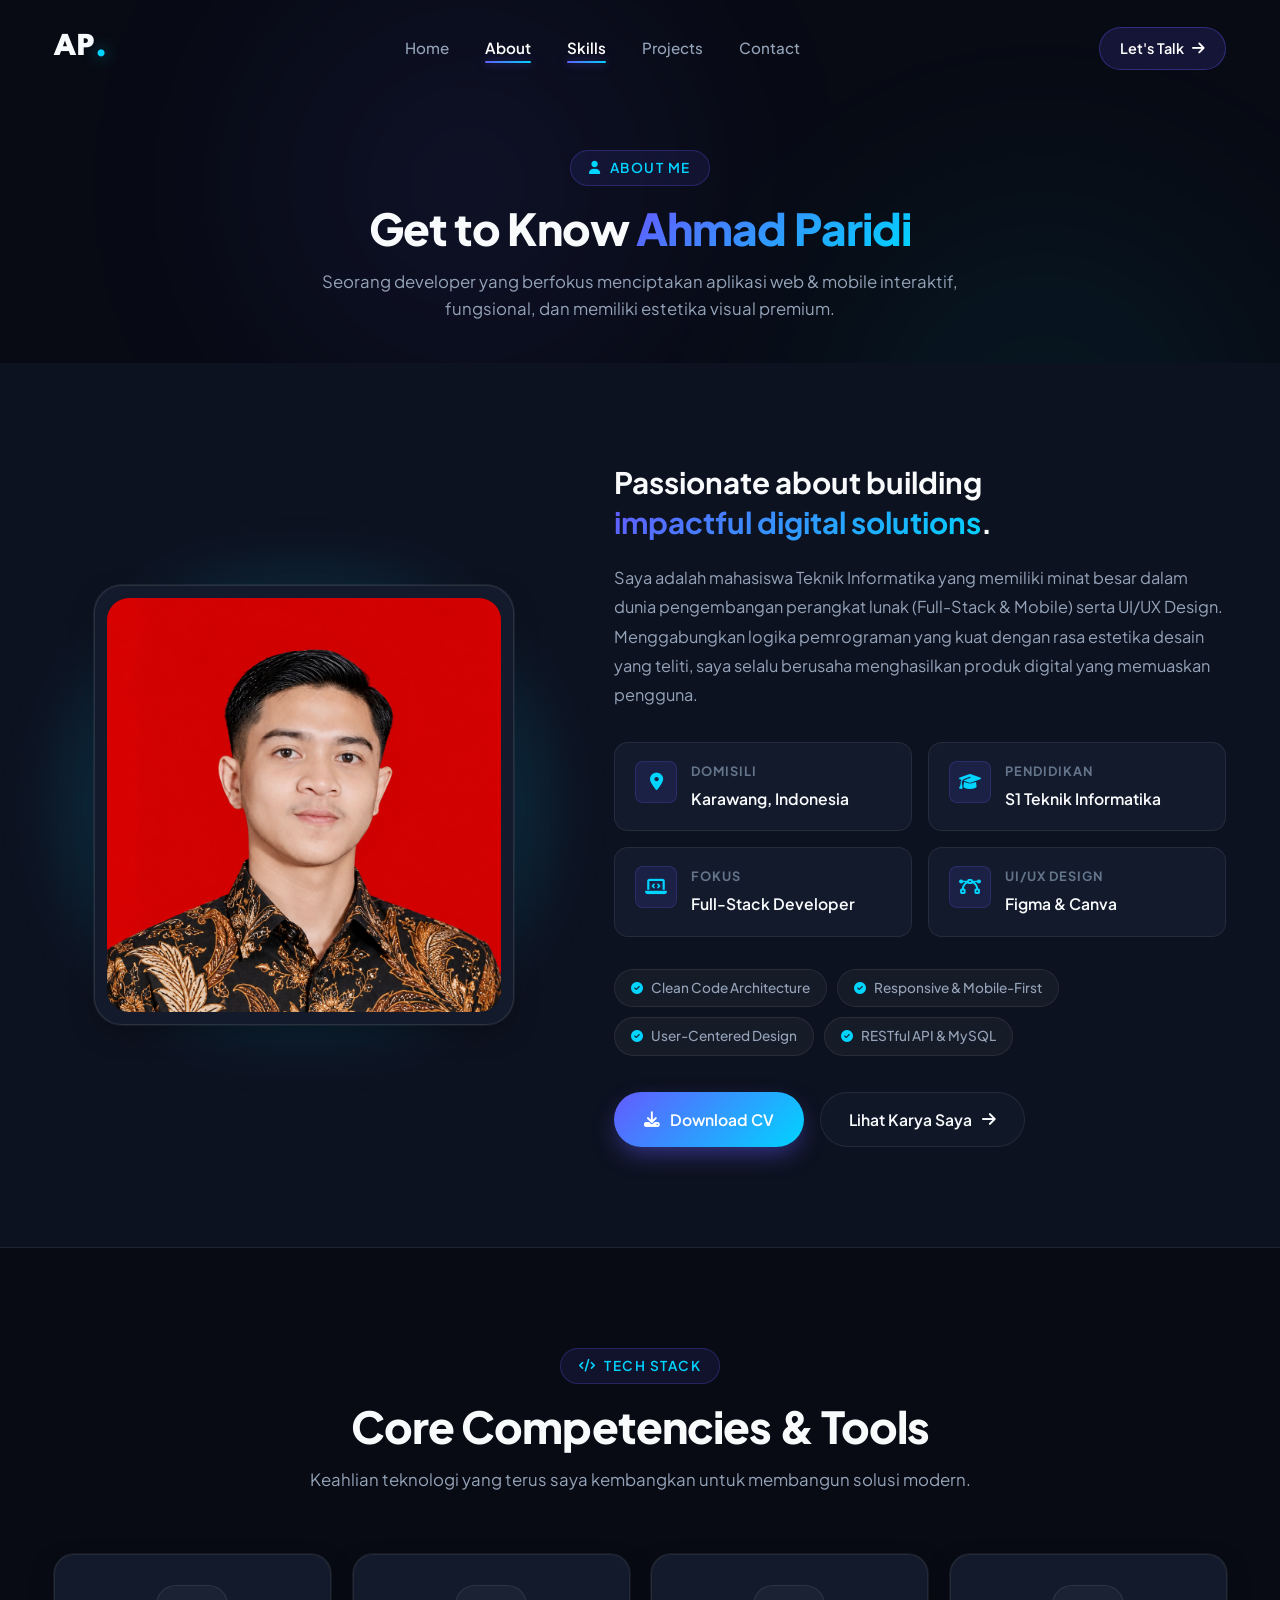
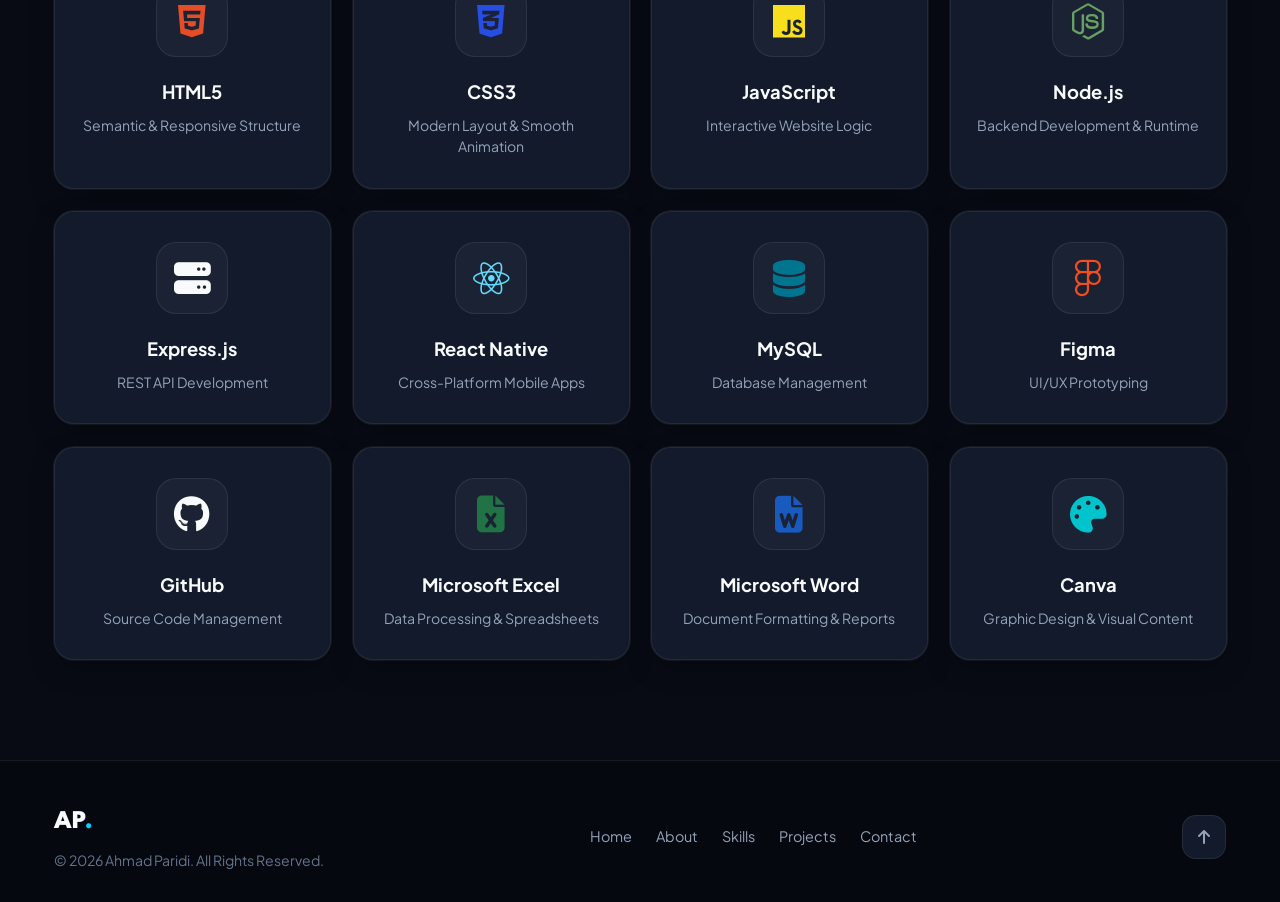
<file: about.html>
<!DOCTYPE html>
<html lang="id">
<head>
    <meta charset="UTF-8">
    <meta name="viewport" content="width=device-width, initial-scale=1.0">
    <meta name="description" content="About Ahmad Paridi — Full-Stack Developer, UI/UX Designer, and Informatics Engineering Student based in Karawang, Indonesia.">
    <meta name="theme-color" content="#080B14">

    <title>About Me | Ahmad Paridi — Creative Developer</title>

    <!-- Google Fonts -->
    <link rel="preconnect" href="https://fonts.googleapis.com">
    <link rel="preconnect" href="https://fonts.gstatic.com" crossorigin>
    <link href="https://fonts.googleapis.com/css2?family=League+Spartan:wght@600;700;800&family=Plus+Jakarta+Sans:wght@300;400;500;600;700;800&family=Poppins:wght@300;400;500;600;700&display=swap" rel="stylesheet">

    <!-- Font Awesome Icons -->
    <link rel="stylesheet" href="https://cdnjs.cloudflare.com/ajax/libs/font-awesome/6.7.2/css/all.min.css">

    <!-- CSS -->
    <link rel="stylesheet" href="assets/css/style.css">
    <link rel="stylesheet" href="assets/css/responsive.css">
</head>

<body>

    <!-- Ambient Glowing Background Spheres -->
    <div class="ambient-glow-wrapper" aria-hidden="true">
        <div class="ambient-glow ambient-glow-1"></div>
        <div class="ambient-glow ambient-glow-2"></div>
    </div>

    <!-- HEADER / NAVBAR -->
    <header>
        <div class="container">
            <nav class="navbar" aria-label="Main Navigation">
                <a href="index.html#home" class="logo">
                    AP<span>.</span>
                </a>

                <ul class="nav-menu" id="nav-menu">
                    <li><a href="index.html#home" class="nav-link">Home</a></li>
                    <li><a href="about.html" class="nav-link active">About</a></li>
                    <li><a href="index.html#skills" class="nav-link">Skills</a></li>
                    <li><a href="projects.html" class="nav-link">Projects</a></li>
                    <li><a href="contact.html" class="nav-link">Contact</a></li>
                </ul>

                <div class="nav-actions">
                    <a href="contact.html" class="btn-nav">
                        <span>Let's Talk</span>
                        <i class="fas fa-arrow-right"></i>
                    </a>

                    <button class="hamburger" id="hamburger-btn" aria-label="Toggle navigation menu" aria-expanded="false">
                        <span class="hamburger-line"></span>
                    </button>
                </div>
            </nav>
        </div>
    </header>

    <!-- PAGE HERO -->
    <section class="page-hero" style="padding-top: 150px; padding-bottom: 40px; text-align: center;">
        <div class="container reveal-on-scroll">
            <span class="section-tag"><i class="fas fa-user"></i> About Me</span>
            <h1 class="section-title">Get to Know <span class="gradient-text">Ahmad Paridi</span></h1>
            <p class="section-subtitle" style="max-width: 650px; margin: 0 auto;">
                Seorang developer yang berfokus menciptakan aplikasi web & mobile interaktif, fungsional, dan memiliki estetika visual premium.
            </p>
        </div>
    </section>

    <!-- ABOUT SECTION -->
    <section class="about" id="about" style="border-top: none;">
        <div class="container">
            <div class="about-grid">
                <div class="about-image-wrapper reveal-on-scroll delay-1">
                    <div class="about-glow"></div>
                    <div class="about-image-card">
                        <div class="about-image-inner">
                            <img src="assets/css/images/about.png"
                                 alt="Ahmad Paridi"
                                 loading="eager">
                        </div>
                    </div>
                </div>

                <div class="about-content reveal-on-scroll delay-2">
                    <h2 class="about-lead">
                        Passionate about building <span class="gradient-text">impactful digital solutions</span>.
                    </h2>

                    <p class="about-description">
                        Saya adalah mahasiswa Teknik Informatika yang memiliki minat besar dalam dunia pengembangan perangkat lunak (Full-Stack & Mobile) serta UI/UX Design. Menggabungkan logika pemrograman yang kuat dengan rasa estetika desain yang teliti, saya selalu berusaha menghasilkan produk digital yang memuaskan pengguna.
                    </p>

                    <div class="about-info-grid">
                        <div class="info-card">
                            <div class="info-icon"><i class="fas fa-location-dot"></i></div>
                            <div class="info-text">
                                <strong>Domisili</strong>
                                <span>Karawang, Indonesia</span>
                            </div>
                        </div>

                        <div class="info-card">
                            <div class="info-icon"><i class="fas fa-graduation-cap"></i></div>
                            <div class="info-text">
                                <strong>Pendidikan</strong>
                                <span>S1 Teknik Informatika</span>
                            </div>
                        </div>

                        <div class="info-card">
                            <div class="info-icon"><i class="fas fa-laptop-code"></i></div>
                            <div class="info-text">
                                <strong>Fokus</strong>
                                <span>Full-Stack Developer</span>
                            </div>
                        </div>

                        <div class="info-card">
                            <div class="info-icon"><i class="fas fa-bezier-curve"></i></div>
                            <div class="info-text">
                                <strong>UI/UX Design</strong>
                                <span>Figma & Canva</span>
                            </div>
                        </div>
                    </div>

                    <div class="about-highlights">
                        <span class="highlight-pill"><i class="fas fa-check-circle"></i> Clean Code Architecture</span>
                        <span class="highlight-pill"><i class="fas fa-check-circle"></i> Responsive & Mobile-First</span>
                        <span class="highlight-pill"><i class="fas fa-check-circle"></i> User-Centered Design</span>
                        <span class="highlight-pill"><i class="fas fa-check-circle"></i> RESTful API & MySQL</span>
                    </div>

                    <div style="margin-top: 36px; display: flex; gap: 16px; flex-wrap: wrap;">
                        <a href="assets/cv/DAFTAR RIWAYAT HIDUP.pdf"
                           class="btn-primary"
                           download="DAFTAR RIWAYAT HIDUP.pdf">
                            <i class="fas fa-download"></i>
                            <span>Download CV</span>
                        </a>
                        <a href="projects.html" class="btn-secondary">
                            <span>Lihat Karya Saya</span>
                            <i class="fas fa-arrow-right"></i>
                        </a>
                    </div>
                </div>
            </div>
        </div>
    </section>

    <!-- SKILLS SECTION -->
    <section class="skills" id="skills">
        <div class="container">
            <div class="section-header reveal-on-scroll">
                <span class="section-tag"><i class="fas fa-code"></i> Tech Stack</span>
                <h2 class="section-title">Core Competencies & Tools</h2>
                <p class="section-subtitle">
                    Keahlian teknologi yang terus saya kembangkan untuk membangun solusi modern.
                </p>
            </div>

            <div class="skills-grid">
                <div class="skill-card skill-html reveal-on-scroll delay-1">
                    <div class="skill-icon-wrap"><i class="fab fa-html5"></i></div>
                    <h3 class="skill-name">HTML5</h3>
                    <p class="skill-desc">Semantic & Responsive Structure</p>
                </div>
                <div class="skill-card skill-css reveal-on-scroll delay-2">
                    <div class="skill-icon-wrap"><i class="fab fa-css3-alt"></i></div>
                    <h3 class="skill-name">CSS3</h3>
                    <p class="skill-desc">Modern Layout & Smooth Animation</p>
                </div>
                <div class="skill-card skill-js reveal-on-scroll delay-3">
                    <div class="skill-icon-wrap"><i class="fab fa-js"></i></div>
                    <h3 class="skill-name">JavaScript</h3>
                    <p class="skill-desc">Interactive Website Logic</p>
                </div>
                <div class="skill-card skill-node reveal-on-scroll delay-4">
                    <div class="skill-icon-wrap"><i class="fab fa-node-js"></i></div>
                    <h3 class="skill-name">Node.js</h3>
                    <p class="skill-desc">Backend Development & Runtime</p>
                </div>
                <div class="skill-card skill-express reveal-on-scroll delay-1">
                    <div class="skill-icon-wrap"><i class="fas fa-server"></i></div>
                    <h3 class="skill-name">Express.js</h3>
                    <p class="skill-desc">REST API Development</p>
                </div>
                <div class="skill-card skill-react reveal-on-scroll delay-2">
                    <div class="skill-icon-wrap"><i class="fab fa-react"></i></div>
                    <h3 class="skill-name">React Native</h3>
                    <p class="skill-desc">Cross-Platform Mobile Apps</p>
                </div>
                <div class="skill-card skill-mysql reveal-on-scroll delay-3">
                    <div class="skill-icon-wrap"><i class="fas fa-database"></i></div>
                    <h3 class="skill-name">MySQL</h3>
                    <p class="skill-desc">Database Management</p>
                </div>
                <div class="skill-card skill-figma reveal-on-scroll delay-4">
                    <div class="skill-icon-wrap"><i class="fab fa-figma"></i></div>
                    <h3 class="skill-name">Figma</h3>
                    <p class="skill-desc">UI/UX Prototyping</p>
                </div>
                <div class="skill-card skill-github reveal-on-scroll delay-1">
                    <div class="skill-icon-wrap"><i class="fab fa-github"></i></div>
                    <h3 class="skill-name">GitHub</h3>
                    <p class="skill-desc">Source Code Management</p>
                </div>
                <div class="skill-card skill-excel reveal-on-scroll delay-2">
                    <div class="skill-icon-wrap"><i class="fa-solid fa-file-excel"></i></div>
                    <h3 class="skill-name">Microsoft Excel</h3>
                    <p class="skill-desc">Data Processing & Spreadsheets</p>
                </div>
                <div class="skill-card skill-word reveal-on-scroll delay-3">
                    <div class="skill-icon-wrap"><i class="fa-solid fa-file-word"></i></div>
                    <h3 class="skill-name">Microsoft Word</h3>
                    <p class="skill-desc">Document Formatting & Reports</p>
                </div>
                <div class="skill-card skill-canva reveal-on-scroll delay-4">
                    <div class="skill-icon-wrap"><i class="fa-solid fa-palette"></i></div>
                    <h3 class="skill-name">Canva</h3>
                    <p class="skill-desc">Graphic Design & Visual Content</p>
                </div>
            </div>
        </div>
    </section>

    <!-- FOOTER -->
    <footer class="footer">
        <div class="container">
            <div class="footer-inner">
                <div class="footer-brand">
                    <a href="index.html#home" class="footer-logo">AP<span>.</span></a>
                    <p class="footer-copyright">© 2026 Ahmad Paridi. All Rights Reserved.</p>
                </div>
                <ul class="footer-links">
                    <li><a href="index.html#home" class="footer-link">Home</a></li>
                    <li><a href="about.html" class="footer-link">About</a></li>
                    <li><a href="index.html#skills" class="footer-link">Skills</a></li>
                    <li><a href="projects.html" class="footer-link">Projects</a></li>
                    <li><a href="contact.html" class="footer-link">Contact</a></li>
                </ul>
                <div class="footer-right">
                    <button type="button" class="btn-back-to-top" id="footer-back-to-top" aria-label="Back to top">
                        <i class="fas fa-arrow-up"></i>
                    </button>
                </div>
            </div>
        </div>
    </footer>

    <!-- Floating Back to Top -->
    <button type="button" class="floating-back-to-top" id="floating-back-to-top" aria-label="Back to top">
        <i class="fas fa-arrow-up"></i>
    </button>

    <script src="assets/css/js/script.js"></script>
</body>
</html>
</file>
<file: assets/css/style.css>
/* ==========================================================================
   PORTFOLIO MODERN & PREMIUM THEME - AHMAD PARIDI
   Concept: Modern Creative Developer Portfolio
   Aesthetic: Dark Premium, Futuristic Minimalist, Glassmorphism, Smooth Motion
   ========================================================================== */

/* --------------------------------------------------------------------------
   1. DESIGN TOKENS & CSS VARIABLES
   -------------------------------------------------------------------------- */
:root {
    /* Color Palette */
    --bg-main: #080B14;
    --bg-section: #0D1220;
    --bg-card: #121A2B;
    --bg-card-hover: #172338;
    --bg-glass: rgba(18, 26, 43, 0.72);
    --bg-glass-card: rgba(18, 26, 43, 0.85);
    --bg-surface: rgba(255, 255, 255, 0.03);

    /* Accents */
    --accent-primary: #635BFF;
    --accent-secondary: #00D4FF;
    --accent-gradient: linear-gradient(135deg, #635BFF 0%, #00D4FF 100%);
    --accent-gradient-hover: linear-gradient(135deg, #746dff 0%, #26ddff 100%);
    --accent-glow: rgba(99, 91, 255, 0.35);
    --cyan-glow: rgba(0, 212, 255, 0.28);

    /* Typography Colors */
    --text-primary: #F8FAFC;
    --text-secondary: #94A3B8;
    --text-muted: #64748B;
    --text-accent: #38BDF8;

    /* Borders & Outlines */
    --border-subtle: rgba(255, 255, 255, 0.08);
    --border-card: rgba(255, 255, 255, 0.07);
    --border-card-hover: rgba(99, 91, 255, 0.35);
    --border-accent: rgba(0, 212, 255, 0.35);

    /* Shadows & Glows */
    --shadow-sm: 0 4px 14px rgba(0, 0, 0, 0.35);
    --shadow-card: 0 10px 30px -10px rgba(0, 0, 0, 0.5), 0 0 0 1px var(--border-card);
    --shadow-card-hover: 0 20px 40px -12px rgba(0, 0, 0, 0.7), 0 0 28px -4px var(--accent-glow);
    --shadow-btn-glow: 0 0 25px -4px rgba(99, 91, 255, 0.6);

    /* Spacing & Radius */
    --radius-sm: 8px;
    --radius-md: 14px;
    --radius-lg: 20px;
    --radius-xl: 28px;
    --radius-full: 9999px;

    /* Fonts */
    --font-sans: 'Plus Jakarta Sans', 'Poppins', -apple-system, BlinkMacSystemFont, 'Segoe UI', Roboto, sans-serif;
    --font-heading: 'Plus Jakarta Sans', 'Poppins', sans-serif;
    --font-logo: 'League Spartan', 'Plus Jakarta Sans', sans-serif;

    /* Transitions */
    --ease-smooth: cubic-bezier(0.16, 1, 0.3, 1);
    --transition-fast: 0.2s ease;
    --transition-normal: 0.35s var(--ease-smooth);
    --transition-slow: 0.6s var(--ease-smooth);
}

/* --------------------------------------------------------------------------
   2. RESET & GLOBAL STYLES
   -------------------------------------------------------------------------- */
*, *::before, *::after {
    margin: 0;
    padding: 0;
    box-sizing: border-box;
}

html {
    scroll-behavior: smooth;
    scroll-padding-top: 85px;
    font-size: 16px;
    background-color: var(--bg-main);
    color: var(--text-primary);
}

body {
    font-family: var(--font-sans);
    background-color: var(--bg-main);
    color: var(--text-primary);
    line-height: 1.65;
    overflow-x: hidden;
    position: relative;
    -webkit-font-smoothing: antialiased;
    -moz-osx-font-smoothing: grayscale;
}

/* Custom Scrollbar */
::-webkit-scrollbar {
    width: 10px;
}
::-webkit-scrollbar-track {
    background: var(--bg-main);
}
::-webkit-scrollbar-thumb {
    background: #1e293b;
    border-radius: var(--radius-full);
    border: 2px solid var(--bg-main);
}
::-webkit-scrollbar-thumb:hover {
    background: var(--accent-primary);
}

/* Text Selection */
::selection {
    background: rgba(99, 91, 255, 0.35);
    color: #ffffff;
}

/* Ambient Background Glow Elements */
.ambient-glow-wrapper {
    position: fixed;
    top: 0;
    left: 0;
    width: 100vw;
    height: 100vh;
    pointer-events: none;
    z-index: 0;
    overflow: hidden;
}

.ambient-glow {
    position: absolute;
    border-radius: 50%;
    filter: blur(120px);
    opacity: 0.45;
    pointer-events: none;
}

.ambient-glow-1 {
    top: -10%;
    left: 15%;
    width: 550px;
    height: 550px;
    background: radial-gradient(circle, rgba(99, 91, 255, 0.35) 0%, rgba(99, 91, 255, 0) 70%);
    animation: pulseSlow 12s ease-in-out infinite alternate;
}

.ambient-glow-2 {
    bottom: 20%;
    right: -5%;
    width: 600px;
    height: 600px;
    background: radial-gradient(circle, rgba(0, 212, 255, 0.25) 0%, rgba(0, 212, 255, 0) 70%);
    animation: floatSlow 16s ease-in-out infinite alternate;
}

.ambient-glow-3 {
    top: 45%;
    left: -10%;
    width: 500px;
    height: 500px;
    background: radial-gradient(circle, rgba(99, 91, 255, 0.2) 0%, rgba(0, 212, 255, 0.1) 60%, transparent 80%);
    animation: pulseSlow 14s ease-in-out infinite alternate-reverse;
}

@keyframes pulseSlow {
    0% { transform: scale(0.9) translate(0, 0); opacity: 0.35; }
    50% { transform: scale(1.1) translate(20px, 30px); opacity: 0.55; }
    100% { transform: scale(0.95) translate(-15px, 15px); opacity: 0.4; }
}

@keyframes floatSlow {
    0% { transform: translate(0, 0) scale(1); }
    50% { transform: translate(-30px, -40px) scale(1.08); }
    100% { transform: translate(25px, 20px) scale(0.95); }
}

/* Container */
.container {
    width: 100%;
    max-width: 1220px;
    margin: 0 auto;
    padding: 0 24px;
    position: relative;
    z-index: 1;
}

/* Typography Helpers */
.gradient-text {
    background: var(--accent-gradient);
    -webkit-background-clip: text;
    -webkit-text-fill-color: transparent;
    display: inline-block;
}

/* Section Common Styles */
section {
    position: relative;
    z-index: 1;
    padding: 100px 0;
}

.section-header {
    text-align: center;
    max-width: 700px;
    margin: 0 auto 60px auto;
}

.section-tag {
    display: inline-flex;
    align-items: center;
    gap: 8px;
    background: rgba(99, 91, 255, 0.1);
    border: 1px solid rgba(99, 91, 255, 0.25);
    color: var(--accent-secondary);
    font-size: 0.85rem;
    font-weight: 600;
    text-transform: uppercase;
    letter-spacing: 1.5px;
    padding: 6px 18px;
    border-radius: var(--radius-full);
    margin-bottom: 16px;
    backdrop-filter: blur(8px);
}

.section-tag i {
    font-size: 0.8rem;
    color: var(--accent-secondary);
}

.section-title {
    font-size: clamp(2rem, 4vw, 2.75rem);
    font-weight: 800;
    letter-spacing: -0.02em;
    color: var(--text-primary);
    margin-bottom: 14px;
    line-height: 1.2;
}

.section-subtitle {
    font-size: 1.05rem;
    color: var(--text-secondary);
    line-height: 1.6;
}

/* --------------------------------------------------------------------------
   3. NAVBAR
   -------------------------------------------------------------------------- */
header {
    position: fixed;
    top: 0;
    left: 0;
    width: 100%;
    z-index: 1000;
    transition: var(--transition-normal);
}

.header-scrolled {
    background: rgba(8, 11, 20, 0.82);
    backdrop-filter: blur(18px);
    -webkit-backdrop-filter: blur(18px);
    border-bottom: 1px solid var(--border-subtle);
    box-shadow: 0 10px 30px rgba(0, 0, 0, 0.4);
}

.navbar {
    display: flex;
    justify-content: space-between;
    align-items: center;
    padding: 22px 0;
    transition: var(--transition-normal);
}

.header-scrolled .navbar {
    padding: 14px 0;
}

/* Logo */
.logo {
    display: flex;
    align-items: center;
    text-decoration: none;
    font-family: var(--font-logo);
    font-size: 2rem;
    font-weight: 800;
    color: var(--text-primary);
    letter-spacing: -0.5px;
    position: relative;
    transition: var(--transition-fast);
}

.logo span {
    color: var(--accent-secondary);
    font-size: 2.2rem;
    line-height: 0;
    margin-left: 2px;
    text-shadow: 0 0 15px rgba(0, 212, 255, 0.6);
}

.logo:hover {
    transform: translateY(-1px);
}

/* Nav Menu */
.nav-menu {
    display: flex;
    align-items: center;
    list-style: none;
    gap: 36px;
}

.nav-link {
    text-decoration: none;
    color: var(--text-secondary);
    font-weight: 500;
    font-size: 0.95rem;
    position: relative;
    padding: 6px 0;
    transition: var(--transition-fast);
}

.nav-link::after {
    content: '';
    position: absolute;
    bottom: 0;
    left: 0;
    width: 100%;
    height: 2px;
    background: var(--accent-gradient);
    border-radius: var(--radius-full);
    transform: scaleX(0);
    transform-origin: right;
    transition: transform 0.3s var(--ease-smooth);
    box-shadow: 0 0 10px rgba(99, 91, 255, 0.6);
}

.nav-link:hover {
    color: var(--text-primary);
}

.nav-link:hover::after {
    transform: scaleX(1);
    transform-origin: left;
}

.nav-link.active {
    color: #ffffff;
    font-weight: 600;
}

.nav-link.active::after {
    transform: scaleX(1);
}

/* Nav Right / CTA */
.nav-actions {
    display: flex;
    align-items: center;
    gap: 16px;
}

.btn-nav {
    display: inline-flex;
    align-items: center;
    gap: 8px;
    padding: 9px 20px;
    font-size: 0.9rem;
    font-weight: 600;
    color: #ffffff;
    background: rgba(99, 91, 255, 0.15);
    border: 1px solid rgba(99, 91, 255, 0.35);
    border-radius: var(--radius-full);
    text-decoration: none;
    backdrop-filter: blur(8px);
    transition: var(--transition-normal);
}

.btn-nav:hover {
    background: var(--accent-gradient);
    border-color: transparent;
    transform: translateY(-2px);
    box-shadow: var(--shadow-btn-glow);
}

/* Hamburger Button */
.hamburger {
    display: none;
    background: transparent;
    border: none;
    cursor: pointer;
    width: 44px;
    height: 44px;
    position: relative;
    border-radius: var(--radius-md);
    background: rgba(255, 255, 255, 0.05);
    border: 1px solid var(--border-subtle);
    color: var(--text-primary);
    align-items: center;
    justify-content: center;
    transition: var(--transition-fast);
}

.hamburger:hover {
    background: rgba(255, 255, 255, 0.1);
    border-color: rgba(99, 91, 255, 0.3);
}

.hamburger-line {
    width: 20px;
    height: 2px;
    background: var(--text-primary);
    border-radius: 2px;
    transition: var(--transition-normal);
    position: relative;
}

.hamburger-line::before,
.hamburger-line::after {
    content: '';
    position: absolute;
    width: 20px;
    height: 2px;
    background: var(--text-primary);
    border-radius: 2px;
    transition: var(--transition-normal);
}

.hamburger-line::before {
    top: -6px;
}

.hamburger-line::after {
    bottom: -6px;
}

.hamburger.is-active .hamburger-line {
    background: transparent;
}

.hamburger.is-active .hamburger-line::before {
    top: 0;
    transform: rotate(45deg);
    background: var(--accent-secondary);
}

.hamburger.is-active .hamburger-line::after {
    bottom: 0;
    transform: rotate(-45deg);
    background: var(--accent-secondary);
}

/* --------------------------------------------------------------------------
   4. HERO SECTION
   -------------------------------------------------------------------------- */
.hero {
    min-height: 100vh;
    display: flex;
    align-items: center;
    padding-top: 130px;
    padding-bottom: 70px;
    position: relative;
}

.hero-wrapper {
    display: grid;
    grid-template-columns: 1.15fr 0.85fr;
    align-items: center;
    gap: 50px;
    width: 100%;
}

.hero-text {
    position: relative;
    z-index: 2;
}

/* Status Pill */
.hero-status {
    display: inline-flex;
    align-items: center;
    gap: 10px;
    padding: 7px 18px;
    background: rgba(18, 26, 43, 0.8);
    border: 1px solid var(--border-subtle);
    border-radius: var(--radius-full);
    font-size: 0.85rem;
    font-weight: 500;
    color: var(--text-secondary);
    margin-bottom: 24px;
    backdrop-filter: blur(10px);
}

.status-dot {
    width: 8px;
    height: 8px;
    background-color: #10B981;
    border-radius: 50%;
    box-shadow: 0 0 12px #10B981;
    animation: blinkGlow 2s infinite ease-in-out;
}

@keyframes blinkGlow {
    0%, 100% { opacity: 1; transform: scale(1); }
    50% { opacity: 0.4; transform: scale(0.85); }
}

.hero-greeting {
    font-size: 1.15rem;
    font-weight: 600;
    color: var(--text-secondary);
    margin-bottom: 10px;
    letter-spacing: 0.5px;
}

.hero-title {
    font-size: clamp(2.5rem, 5.5vw, 4.4rem);
    font-weight: 800;
    line-height: 1.1;
    letter-spacing: -0.03em;
    color: var(--text-primary);
    margin-bottom: 18px;
}

.hero-title .name-highlight {
    background: var(--accent-gradient);
    -webkit-background-clip: text;
    -webkit-text-fill-color: transparent;
}

.hero-roles {
    font-size: clamp(1.3rem, 2.8vw, 2rem);
    font-weight: 700;
    color: #e2e8f0;
    min-height: 1.6em;
    display: flex;
    align-items: center;
    gap: 8px;
    margin-bottom: 22px;
}

.typing-prefix {
    color: var(--text-secondary);
    font-weight: 500;
}

.typing-text {
    color: var(--accent-secondary);
    font-weight: 700;
    text-shadow: 0 0 20px rgba(0, 212, 255, 0.4);
}

.hero-description {
    font-size: 1.05rem;
    line-height: 1.75;
    color: var(--text-secondary);
    max-width: 540px;
    margin-bottom: 34px;
}

/* Hero CTA Buttons */
.hero-buttons {
    display: flex;
    align-items: center;
    flex-wrap: wrap;
    gap: 16px;
    margin-bottom: 38px;
}

.btn-primary {
    display: inline-flex;
    align-items: center;
    justify-content: center;
    gap: 10px;
    background: var(--accent-gradient);
    color: #ffffff;
    font-size: 0.98rem;
    font-weight: 600;
    padding: 14px 30px;
    border-radius: var(--radius-full);
    text-decoration: none;
    border: none;
    cursor: pointer;
    box-shadow: 0 10px 25px -5px rgba(99, 91, 255, 0.5);
    transition: var(--transition-normal);
    position: relative;
    overflow: hidden;
}

.btn-primary::before {
    content: '';
    position: absolute;
    top: 0;
    left: -100%;
    width: 100%;
    height: 100%;
    background: linear-gradient(90deg, transparent, rgba(255, 255, 255, 0.25), transparent);
    transition: 0.5s ease;
}

.btn-primary:hover::before {
    left: 100%;
}

.btn-primary:hover {
    transform: translateY(-3px);
    box-shadow: 0 15px 35px -5px rgba(99, 91, 255, 0.7);
    color: #ffffff;
}

.btn-secondary {
    display: inline-flex;
    align-items: center;
    justify-content: center;
    gap: 10px;
    background: rgba(18, 26, 43, 0.85);
    color: var(--text-primary);
    font-size: 0.98rem;
    font-weight: 600;
    padding: 14px 28px;
    border-radius: var(--radius-full);
    text-decoration: none;
    border: 1px solid var(--border-subtle);
    backdrop-filter: blur(10px);
    cursor: pointer;
    transition: var(--transition-normal);
}

.btn-secondary:hover {
    background: rgba(25, 36, 58, 0.95);
    border-color: rgba(0, 212, 255, 0.4);
    color: var(--accent-secondary);
    transform: translateY(-3px);
    box-shadow: 0 10px 25px -5px rgba(0, 212, 255, 0.25);
}

.btn-secondary i {
    transition: transform var(--transition-fast);
}

.btn-secondary:hover i {
    transform: translateX(4px);
}

/* Social Media Pills */
.hero-social {
    display: flex;
    align-items: center;
    gap: 12px;
}

.social-label {
    font-size: 0.85rem;
    color: var(--text-muted);
    font-weight: 500;
    margin-right: 6px;
    text-transform: uppercase;
    letter-spacing: 1px;
}

.social-link {
    width: 44px;
    height: 44px;
    display: inline-flex;
    align-items: center;
    justify-content: center;
    background: rgba(18, 26, 43, 0.75);
    border: 1px solid var(--border-subtle);
    border-radius: var(--radius-md);
    color: var(--text-secondary);
    font-size: 1.15rem;
    text-decoration: none;
    transition: var(--transition-normal);
    position: relative;
    backdrop-filter: blur(6px);
}

.social-link:hover {
    color: #ffffff;
    border-color: rgba(99, 91, 255, 0.4);
    background: rgba(99, 91, 255, 0.2);
    transform: translateY(-4px);
    box-shadow: 0 8px 20px -3px rgba(99, 91, 255, 0.4);
}

.social-link[aria-label="GitHub"]:hover {
    border-color: rgba(255, 255, 255, 0.4);
    box-shadow: 0 8px 20px -3px rgba(255, 255, 255, 0.2);
}

.social-link[aria-label="LinkedIn"]:hover {
    border-color: rgba(10, 102, 194, 0.6);
    background: rgba(10, 102, 194, 0.25);
    box-shadow: 0 8px 20px -3px rgba(10, 102, 194, 0.4);
}

.social-link[aria-label="Instagram"]:hover {
    border-color: rgba(225, 48, 108, 0.6);
    background: rgba(225, 48, 108, 0.2);
    box-shadow: 0 8px 20px -3px rgba(225, 48, 108, 0.4);
}

.social-link[aria-label="TikTok"]:hover {
    border-color: rgba(0, 242, 234, 0.6);
    background: rgba(0, 242, 234, 0.15);
    box-shadow: 0 8px 20px -3px rgba(0, 242, 234, 0.3);
}

/* Hero Visual / Profile Image */
.hero-visual {
    display: flex;
    justify-content: center;
    align-items: center;
    position: relative;
    z-index: 1;
}

.profile-card-wrapper {
    position: relative;
    width: 380px;
    height: 440px;
    max-width: 100%;
}

.profile-glow-ring {
    position: absolute;
    inset: -15px;
    background: radial-gradient(circle, rgba(99, 91, 255, 0.35) 0%, rgba(0, 212, 255, 0.2) 60%, transparent 80%);
    border-radius: var(--radius-xl);
    filter: blur(25px);
    z-index: 0;
    animation: pulseRing 6s infinite alternate ease-in-out;
}

@keyframes pulseRing {
    0% { transform: scale(0.96); opacity: 0.5; }
    100% { transform: scale(1.04); opacity: 0.85; }
}

.profile-card {
    position: relative;
    z-index: 1;
    width: 100%;
    height: 100%;
    background: var(--bg-card);
    border: 1px solid rgba(255, 255, 255, 0.12);
    border-radius: var(--radius-xl);
    padding: 14px;
    overflow: hidden;
    box-shadow: var(--shadow-card);
    transition: var(--transition-normal);
}

.profile-card:hover {
    transform: translateY(-6px);
    border-color: rgba(99, 91, 255, 0.45);
    box-shadow: var(--shadow-card-hover);
}

.profile-img-container {
    width: 100%;
    height: 100%;
    border-radius: calc(var(--radius-xl) - 6px);
    overflow: hidden;
    position: relative;
    background: #0a0e19;
}

.profile-img-container img {
    width: 100%;
    height: 100%;
    object-fit: cover;
    object-position: center top;
    transition: transform 0.6s var(--ease-smooth);
    display: block;
}

.profile-card:hover .profile-img-container img {
    transform: scale(1.05);
}

/* Floating Badges on Hero Image */
.floating-chip {
    position: absolute;
    display: inline-flex;
    align-items: center;
    gap: 10px;
    padding: 10px 18px;
    background: rgba(18, 26, 43, 0.85);
    border: 1px solid rgba(255, 255, 255, 0.15);
    border-radius: var(--radius-full);
    backdrop-filter: blur(12px);
    color: var(--text-primary);
    font-size: 0.85rem;
    font-weight: 600;
    box-shadow: 0 10px 25px rgba(0, 0, 0, 0.5);
    z-index: 3;
    pointer-events: none;
}

.floating-chip-1 {
    top: 25px;
    left: -25px;
    animation: floatChip1 5s ease-in-out infinite alternate;
}

.floating-chip-2 {
    bottom: 25px;
    right: -20px;
    animation: floatChip2 6s ease-in-out infinite alternate;
}

.chip-icon {
    width: 28px;
    height: 28px;
    border-radius: 50%;
    display: flex;
    align-items: center;
    justify-content: center;
    font-size: 0.85rem;
}

.chip-icon-code {
    background: rgba(99, 91, 255, 0.25);
    color: var(--accent-secondary);
}

.chip-icon-ux {
    background: rgba(0, 212, 255, 0.25);
    color: #38BDF8;
}

@keyframes floatChip1 {
    0% { transform: translateY(0) rotate(0deg); }
    100% { transform: translateY(-12px) rotate(-1deg); }
}

@keyframes floatChip2 {
    0% { transform: translateY(0) rotate(0deg); }
    100% { transform: translateY(12px) rotate(1deg); }
}

/* Scroll Down Indicator */
.hero-scroll-indicator {
    position: absolute;
    bottom: 25px;
    left: 50%;
    transform: translateX(-50%);
    display: flex;
    flex-direction: column;
    align-items: center;
    gap: 8px;
    color: var(--text-muted);
    font-size: 0.75rem;
    font-weight: 500;
    text-transform: uppercase;
    letter-spacing: 2px;
    text-decoration: none;
    transition: var(--transition-fast);
    z-index: 2;
}

.hero-scroll-indicator:hover {
    color: var(--accent-secondary);
}

.mouse-icon {
    width: 22px;
    height: 36px;
    border: 2px solid rgba(255, 255, 255, 0.25);
    border-radius: var(--radius-full);
    position: relative;
    display: flex;
    justify-content: center;
}

.wheel-dot {
    width: 4px;
    height: 7px;
    background: var(--accent-secondary);
    border-radius: var(--radius-full);
    position: absolute;
    top: 6px;
    animation: scrollWheel 2s infinite ease-in-out;
    box-shadow: 0 0 6px var(--accent-secondary);
}

@keyframes scrollWheel {
    0% { transform: translateY(0); opacity: 1; }
    80% { transform: translateY(12px); opacity: 0; }
    100% { transform: translateY(0); opacity: 0; }
}

/* --------------------------------------------------------------------------
   5. ABOUT ME SECTION
   -------------------------------------------------------------------------- */
.about {
    background-color: var(--bg-section);
    border-top: 1px solid var(--border-subtle);
    border-bottom: 1px solid var(--border-subtle);
}

.about-grid {
    display: grid;
    grid-template-columns: 0.9fr 1.1fr;
    gap: 60px;
    align-items: center;
}

.about-image-wrapper {
    position: relative;
    display: flex;
    justify-content: center;
}

.about-glow {
    position: absolute;
    inset: -10px;
    background: radial-gradient(circle, rgba(99, 91, 255, 0.3) 0%, rgba(0, 212, 255, 0.15) 60%, transparent 75%);
    filter: blur(30px);
    border-radius: var(--radius-xl);
    z-index: 0;
}

.about-image-card {
    position: relative;
    z-index: 1;
    width: 100%;
    max-width: 420px;
    height: 440px;
    border-radius: var(--radius-xl);
    background: var(--bg-card);
    border: 1px solid rgba(255, 255, 255, 0.1);
    overflow: hidden;
    padding: 12px;
    box-shadow: var(--shadow-card);
    transition: var(--transition-normal);
}

.about-image-card:hover {
    transform: translateY(-6px);
    border-color: rgba(99, 91, 255, 0.4);
    box-shadow: var(--shadow-card-hover);
}

.about-image-inner {
    width: 100%;
    height: 100%;
    border-radius: calc(var(--radius-xl) - 6px);
    overflow: hidden;
    background: #090e1a;
}

.about-image-inner img {
    width: 100%;
    height: 100%;
    object-fit: cover;
    object-position: center 25%;
    display: block;
    transition: transform 0.6s var(--ease-smooth);
}

.about-image-card:hover .about-image-inner img {
    transform: scale(1.05);
}

/* About Content Column */
.about-content {
    display: flex;
    flex-direction: column;
}

.about-lead {
    font-size: clamp(1.4rem, 2.5vw, 1.85rem);
    font-weight: 700;
    color: var(--text-primary);
    line-height: 1.35;
    margin-bottom: 20px;
}

.about-description {
    font-size: 1.02rem;
    color: var(--text-secondary);
    line-height: 1.8;
    margin-bottom: 32px;
}

/* Info Grid (4 Cards) */
.about-info-grid {
    display: grid;
    grid-template-columns: repeat(2, 1fr);
    gap: 16px;
    margin-bottom: 32px;
}

.info-card {
    background: var(--bg-card);
    border: 1px solid var(--border-subtle);
    border-radius: var(--radius-md);
    padding: 18px 20px;
    display: flex;
    align-items: flex-start;
    gap: 14px;
    transition: var(--transition-normal);
}

.info-card:hover {
    background: var(--bg-card-hover);
    border-color: rgba(99, 91, 255, 0.3);
    transform: translateY(-3px);
    box-shadow: 0 8px 20px -4px rgba(0, 0, 0, 0.5);
}

.info-icon {
    width: 42px;
    height: 42px;
    border-radius: var(--radius-sm);
    background: rgba(99, 91, 255, 0.12);
    border: 1px solid rgba(99, 91, 255, 0.2);
    display: flex;
    align-items: center;
    justify-content: center;
    font-size: 1.1rem;
    color: var(--accent-secondary);
    flex-shrink: 0;
}

.info-text strong {
    display: block;
    font-size: 0.8rem;
    color: var(--text-muted);
    text-transform: uppercase;
    letter-spacing: 1px;
    margin-bottom: 4px;
}

.info-text span {
    font-size: 0.98rem;
    font-weight: 600;
    color: var(--text-primary);
}

/* Highlights Chips */
.about-highlights {
    display: flex;
    flex-wrap: wrap;
    gap: 10px;
}

.highlight-pill {
    display: inline-flex;
    align-items: center;
    gap: 8px;
    background: rgba(255, 255, 255, 0.04);
    border: 1px solid rgba(255, 255, 255, 0.08);
    border-radius: var(--radius-full);
    padding: 7px 16px;
    font-size: 0.85rem;
    font-weight: 500;
    color: var(--text-secondary);
    transition: var(--transition-fast);
}

.highlight-pill i {
    color: var(--accent-secondary);
    font-size: 0.75rem;
}

.highlight-pill:hover {
    background: rgba(99, 91, 255, 0.12);
    border-color: rgba(99, 91, 255, 0.3);
    color: var(--text-primary);
    transform: translateY(-2px);
}

/* --------------------------------------------------------------------------
   6. SKILLS SECTION
   -------------------------------------------------------------------------- */
.skills {
    background-color: var(--bg-main);
    position: relative;
}

.skills-grid {
    display: grid;
    grid-template-columns: repeat(auto-fill, minmax(250px, 1fr));
    gap: 22px;
}

.skill-card {
    background: var(--bg-card);
    border: 1px solid var(--border-card);
    border-radius: var(--radius-lg);
    padding: 30px 24px;
    text-align: center;
    position: relative;
    overflow: hidden;
    transition: var(--transition-normal);
    box-shadow: var(--shadow-card);
    display: flex;
    flex-direction: column;
    align-items: center;
}

.skill-card::before {
    content: '';
    position: absolute;
    inset: 0;
    background: radial-gradient(circle at top, var(--card-glow, rgba(99, 91, 255, 0.15)), transparent 70%);
    opacity: 0;
    transition: opacity 0.4s ease;
    pointer-events: none;
}

.skill-card:hover {
    transform: translateY(-8px) scale(1.01);
    border-color: var(--card-border-glow, rgba(99, 91, 255, 0.45));
    box-shadow: var(--shadow-card-hover);
}

.skill-card:hover::before {
    opacity: 1;
}

.skill-icon-wrap {
    width: 72px;
    height: 72px;
    border-radius: var(--radius-lg);
    background: rgba(255, 255, 255, 0.04);
    border: 1px solid rgba(255, 255, 255, 0.08);
    display: flex;
    align-items: center;
    justify-content: center;
    margin-bottom: 20px;
    transition: var(--transition-normal);
    position: relative;
    z-index: 1;
}

.skill-icon-wrap i {
    font-size: 2.3rem;
    transition: transform var(--transition-normal);
}

.skill-card:hover .skill-icon-wrap {
    background: rgba(255, 255, 255, 0.08);
    border-color: var(--card-border-glow, rgba(99, 91, 255, 0.35));
    box-shadow: 0 0 20px -3px var(--card-glow, rgba(99, 91, 255, 0.3));
}

.skill-card:hover .skill-icon-wrap i {
    transform: scale(1.12);
}

.skill-name {
    font-size: 1.15rem;
    font-weight: 700;
    color: var(--text-primary);
    margin-bottom: 8px;
    position: relative;
    z-index: 1;
}

.skill-desc {
    font-size: 0.88rem;
    color: var(--text-secondary);
    line-height: 1.5;
    position: relative;
    z-index: 1;
}

/* Individual Skill Icon Color Treatments */
.skill-html { --card-glow: rgba(228, 77, 38, 0.25); --card-border-glow: rgba(228, 77, 38, 0.4); }
.skill-html i { color: #E44D26; }

.skill-css { --card-glow: rgba(21, 114, 182, 0.25); --card-border-glow: rgba(21, 114, 182, 0.4); }
.skill-css i { color: #264de4; }

.skill-js { --card-glow: rgba(247, 223, 30, 0.25); --card-border-glow: rgba(247, 223, 30, 0.4); }
.skill-js i { color: #F7DF1E; }

.skill-node { --card-glow: rgba(104, 160, 99, 0.25); --card-border-glow: rgba(104, 160, 99, 0.4); }
.skill-node i { color: #68A063; }

.skill-express { --card-glow: rgba(255, 255, 255, 0.2); --card-border-glow: rgba(255, 255, 255, 0.35); }
.skill-express i { color: #F8FAFC; }

.skill-react { --card-glow: rgba(97, 218, 251, 0.25); --card-border-glow: rgba(97, 218, 251, 0.4); }
.skill-react i { color: #61DAFB; }

.skill-mysql { --card-glow: rgba(68, 121, 161, 0.25); --card-border-glow: rgba(68, 121, 161, 0.4); }
.skill-mysql i { color: #00758F; }

.skill-figma { --card-glow: rgba(242, 78, 30, 0.25); --card-border-glow: rgba(242, 78, 30, 0.4); }
.skill-figma i { color: #F24E1E; }

.skill-github { --card-glow: rgba(255, 255, 255, 0.2); --card-border-glow: rgba(255, 255, 255, 0.35); }
.skill-github i { color: #F8FAFC; }

.skill-excel { --card-glow: rgba(33, 115, 70, 0.25); --card-border-glow: rgba(33, 115, 70, 0.4); }
.skill-excel i { color: #217346; }

.skill-word { --card-glow: rgba(24, 90, 189, 0.25); --card-border-glow: rgba(24, 90, 189, 0.4); }
.skill-word i { color: #185ABD; }

.skill-canva { --card-glow: rgba(0, 196, 204, 0.25); --card-border-glow: rgba(0, 196, 204, 0.4); }
.skill-canva i { color: #00C4CC; }

/* --------------------------------------------------------------------------
   7. PROJECTS SECTION
   -------------------------------------------------------------------------- */
.projects {
    background-color: var(--bg-section);
    border-top: 1px solid var(--border-subtle);
    border-bottom: 1px solid var(--border-subtle);
}

.projects-grid {
    display: grid;
    grid-template-columns: repeat(auto-fill, minmax(360px, 1fr));
    gap: 32px;
}

.project-card {
    background: var(--bg-card);
    border: 1px solid var(--border-card);
    border-radius: var(--radius-xl);
    overflow: hidden;
    display: flex;
    flex-direction: column;
    box-shadow: var(--shadow-card);
    transition: var(--transition-normal);
    position: relative;
}

.project-card:hover {
    transform: translateY(-10px);
    border-color: rgba(99, 91, 255, 0.4);
    box-shadow: var(--shadow-card-hover);
}

/* Project Thumbnail */
.project-media {
    position: relative;
    width: 100%;
    height: 230px;
    overflow: hidden;
    background: #090e1a;
}

.project-media img {
    width: 100%;
    height: 100%;
    object-fit: cover;
    object-position: top center;
    display: block;
    transition: transform 0.6s var(--ease-smooth);
}

.project-card:hover .project-media img {
    transform: scale(1.08);
}

.project-category-badge {
    position: absolute;
    top: 16px;
    left: 16px;
    padding: 6px 14px;
    background: rgba(8, 11, 20, 0.85);
    border: 1px solid rgba(255, 255, 255, 0.12);
    border-radius: var(--radius-full);
    font-size: 0.78rem;
    font-weight: 600;
    color: var(--accent-secondary);
    backdrop-filter: blur(8px);
    z-index: 2;
    text-transform: uppercase;
    letter-spacing: 0.8px;
}

/* Project Content */
.project-body {
    padding: 26px;
    display: flex;
    flex-direction: column;
    flex-grow: 1;
}

.project-title {
    font-size: 1.35rem;
    font-weight: 700;
    color: var(--text-primary);
    margin-bottom: 12px;
    display: flex;
    align-items: center;
    gap: 10px;
    transition: color var(--transition-fast);
}

.project-card:hover .project-title {
    color: #ffffff;
}

.project-desc {
    font-size: 0.93rem;
    color: var(--text-secondary);
    line-height: 1.65;
    margin-bottom: 22px;
    flex-grow: 1;
}

/* Tech Badges */
.project-tech {
    display: flex;
    flex-wrap: wrap;
    gap: 8px;
    margin-bottom: 24px;
}

.tech-badge {
    font-size: 0.78rem;
    font-weight: 600;
    padding: 5px 12px;
    background: rgba(99, 91, 255, 0.1);
    border: 1px solid rgba(99, 91, 255, 0.2);
    color: #a5b4fc;
    border-radius: var(--radius-full);
    transition: var(--transition-fast);
}

.project-card:hover .tech-badge {
    background: rgba(99, 91, 255, 0.15);
    border-color: rgba(99, 91, 255, 0.35);
    color: #c7d2fe;
}

/* Action Buttons */
.project-actions {
    display: flex;
    align-items: center;
    gap: 12px;
}

.btn-project-details {
    flex: 1;
    display: inline-flex;
    align-items: center;
    justify-content: center;
    gap: 8px;
    padding: 11px 18px;
    background: var(--accent-gradient);
    color: #ffffff;
    font-size: 0.88rem;
    font-weight: 600;
    border-radius: var(--radius-md);
    text-decoration: none;
    border: none;
    cursor: pointer;
    transition: var(--transition-normal);
}

.btn-project-details:hover {
    transform: translateY(-2px);
    box-shadow: 0 8px 20px -3px rgba(99, 91, 255, 0.5);
    color: #ffffff;
}

.btn-project-github {
    display: inline-flex;
    align-items: center;
    justify-content: center;
    gap: 8px;
    padding: 11px 18px;
    background: rgba(255, 255, 255, 0.05);
    border: 1px solid var(--border-subtle);
    color: var(--text-primary);
    font-size: 0.88rem;
    font-weight: 600;
    border-radius: var(--radius-md);
    text-decoration: none;
    transition: var(--transition-normal);
}

.btn-project-github:hover {
    background: rgba(255, 255, 255, 0.1);
    border-color: rgba(255, 255, 255, 0.25);
    color: var(--accent-secondary);
    transform: translateY(-2px);
}

/* --------------------------------------------------------------------------
   8. CONTACT SECTION
   -------------------------------------------------------------------------- */
.contact {
    background-color: var(--bg-main);
    position: relative;
}

.contact-grid {
    display: grid;
    grid-template-columns: 0.95fr 1.05fr;
    gap: 60px;
    align-items: flex-start;
}

/* Contact Info Column */
.contact-info-col {
    display: flex;
    flex-direction: column;
}

.contact-heading {
    font-size: clamp(1.8rem, 3.2vw, 2.4rem);
    font-weight: 800;
    color: var(--text-primary);
    line-height: 1.25;
    margin-bottom: 18px;
}

.contact-desc {
    font-size: 1.02rem;
    color: var(--text-secondary);
    line-height: 1.75;
    margin-bottom: 34px;
}

.contact-details {
    display: flex;
    flex-direction: column;
    gap: 18px;
    margin-bottom: 36px;
}

.contact-detail-card {
    display: flex;
    align-items: center;
    gap: 18px;
    background: var(--bg-card);
    border: 1px solid var(--border-subtle);
    border-radius: var(--radius-md);
    padding: 16px 20px;
    text-decoration: none;
    color: inherit;
    transition: var(--transition-normal);
}

.contact-detail-card:hover {
    background: var(--bg-card-hover);
    border-color: rgba(99, 91, 255, 0.35);
    transform: translateY(-3px);
    box-shadow: 0 10px 25px -5px rgba(0, 0, 0, 0.5);
}

.contact-icon-box {
    width: 48px;
    height: 48px;
    border-radius: var(--radius-md);
    background: rgba(99, 91, 255, 0.15);
    border: 1px solid rgba(99, 91, 255, 0.25);
    display: flex;
    align-items: center;
    justify-content: center;
    font-size: 1.2rem;
    color: var(--accent-secondary);
    flex-shrink: 0;
    transition: var(--transition-fast);
}

.contact-detail-card:hover .contact-icon-box {
    background: var(--accent-gradient);
    color: #ffffff;
    box-shadow: 0 0 15px rgba(99, 91, 255, 0.5);
}

.contact-meta strong {
    display: block;
    font-size: 0.8rem;
    color: var(--text-muted);
    text-transform: uppercase;
    letter-spacing: 1px;
    margin-bottom: 3px;
}

.contact-meta span {
    font-size: 1rem;
    font-weight: 600;
    color: var(--text-primary);
}

/* Contact Social Links */
.contact-social-row {
    display: flex;
    align-items: center;
    gap: 12px;
}

/* Contact Form Column */
.contact-form-wrapper {
    background: var(--bg-card);
    border: 1px solid var(--border-card);
    border-radius: var(--radius-xl);
    padding: 40px;
    box-shadow: var(--shadow-card);
    position: relative;
    backdrop-filter: blur(12px);
}

.contact-form-wrapper::before {
    content: '';
    position: absolute;
    inset: -1px;
    border-radius: var(--radius-xl);
    padding: 1px;
    background: linear-gradient(135deg, rgba(99, 91, 255, 0.4), rgba(0, 212, 255, 0.2), transparent 70%);
    -webkit-mask: linear-gradient(#fff 0 0) content-box, linear-gradient(#fff 0 0);
    -webkit-mask-composite: xor;
    mask-composite: exclude;
    pointer-events: none;
}

.form-group {
    margin-bottom: 22px;
}

.form-label {
    display: block;
    font-size: 0.88rem;
    font-weight: 600;
    color: #cbd5e1;
    margin-bottom: 8px;
    letter-spacing: 0.3px;
}

.form-control {
    width: 100%;
    background: rgba(8, 11, 20, 0.7);
    border: 1px solid var(--border-subtle);
    border-radius: var(--radius-md);
    padding: 14px 18px;
    font-family: inherit;
    font-size: 0.95rem;
    color: var(--text-primary);
    transition: var(--transition-fast);
}

.form-control:focus {
    outline: none;
    border-color: var(--accent-primary);
    background: rgba(13, 18, 32, 0.95);
    box-shadow: 0 0 0 3px rgba(99, 91, 255, 0.2), 0 0 20px -3px rgba(99, 91, 255, 0.25);
}

.form-control::placeholder {
    color: #64748b;
}

textarea.form-control {
    min-height: 140px;
    resize: vertical;
}

.btn-submit {
    width: 100%;
    display: inline-flex;
    align-items: center;
    justify-content: center;
    gap: 10px;
    background: var(--accent-gradient);
    color: #ffffff;
    font-size: 1rem;
    font-weight: 700;
    padding: 16px 32px;
    border-radius: var(--radius-md);
    border: none;
    cursor: pointer;
    box-shadow: 0 10px 25px -5px rgba(99, 91, 255, 0.5);
    transition: var(--transition-normal);
}

.btn-submit:hover:not(:disabled) {
    transform: translateY(-2px);
    box-shadow: 0 15px 35px -5px rgba(99, 91, 255, 0.7);
    color: #ffffff;
}

.btn-submit:disabled {
    opacity: 0.7;
    cursor: not-allowed;
    filter: grayscale(30%);
}

.btn-submit i {
    transition: transform var(--transition-fast);
}

.btn-submit:hover:not(:disabled) i {
    transform: translateX(4px);
}

/* Form Status Notification */
.form-status {
    margin-top: 18px;
    padding: 12px 18px;
    border-radius: var(--radius-md);
    font-size: 0.92rem;
    font-weight: 500;
    display: none;
    animation: fadeIn 0.3s ease;
}

.form-status.status-loading {
    display: flex;
    align-items: center;
    gap: 10px;
    background: rgba(148, 163, 184, 0.1);
    border: 1px solid rgba(148, 163, 184, 0.2);
    color: #94a3b8;
}

.form-status.status-success {
    display: flex;
    align-items: center;
    gap: 10px;
    background: rgba(16, 185, 129, 0.12);
    border: 1px solid rgba(16, 185, 129, 0.3);
    color: #34d399;
}

.form-status.status-error {
    display: flex;
    align-items: center;
    gap: 10px;
    background: rgba(239, 68, 68, 0.12);
    border: 1px solid rgba(239, 68, 68, 0.3);
    color: #f87171;
}

@keyframes fadeIn {
    from { opacity: 0; transform: translateY(-6px); }
    to { opacity: 1; transform: translateY(0); }
}

/* --------------------------------------------------------------------------
   9. FOOTER
   -------------------------------------------------------------------------- */
.footer {
    background-color: #06080F;
    border-top: 1px solid var(--border-subtle);
    padding: 40px 0 30px 0;
    position: relative;
    z-index: 1;
}

.footer-inner {
    display: flex;
    justify-content: space-between;
    align-items: center;
    flex-wrap: wrap;
    gap: 24px;
}

.footer-brand {
    display: flex;
    flex-direction: column;
    gap: 6px;
}

.footer-logo {
    font-family: var(--font-logo);
    font-size: 1.6rem;
    font-weight: 800;
    color: var(--text-primary);
    text-decoration: none;
}

.footer-logo span {
    color: var(--accent-secondary);
}

.footer-copyright {
    font-size: 0.88rem;
    color: var(--text-muted);
}

.footer-links {
    display: flex;
    align-items: center;
    gap: 24px;
    list-style: none;
}

.footer-link {
    text-decoration: none;
    font-size: 0.9rem;
    color: var(--text-secondary);
    transition: color var(--transition-fast);
}

.footer-link:hover {
    color: var(--accent-secondary);
}

.footer-right {
    display: flex;
    align-items: center;
    gap: 16px;
}

.btn-back-to-top {
    width: 44px;
    height: 44px;
    border-radius: var(--radius-md);
    background: var(--bg-card);
    border: 1px solid var(--border-subtle);
    color: var(--text-secondary);
    display: flex;
    align-items: center;
    justify-content: center;
    font-size: 1rem;
    cursor: pointer;
    transition: var(--transition-normal);
}

.btn-back-to-top:hover {
    background: var(--accent-gradient);
    border-color: transparent;
    color: #ffffff;
    transform: translateY(-4px);
    box-shadow: var(--shadow-btn-glow);
}

/* Floating Back to Top Button */
.floating-back-to-top {
    position: fixed;
    bottom: 30px;
    right: 30px;
    width: 48px;
    height: 48px;
    border-radius: var(--radius-full);
    background: rgba(18, 26, 43, 0.85);
    border: 1px solid rgba(99, 91, 255, 0.4);
    color: #ffffff;
    display: flex;
    align-items: center;
    justify-content: center;
    font-size: 1.1rem;
    cursor: pointer;
    box-shadow: 0 10px 25px rgba(0, 0, 0, 0.6);
    backdrop-filter: blur(10px);
    opacity: 0;
    visibility: hidden;
    transform: translateY(15px);
    transition: var(--transition-normal);
    z-index: 900;
}

.floating-back-to-top.show {
    opacity: 1;
    visibility: visible;
    transform: translateY(0);
}

.floating-back-to-top:hover {
    background: var(--accent-gradient);
    border-color: transparent;
    transform: translateY(-3px);
    box-shadow: var(--shadow-btn-glow);
}

/* --------------------------------------------------------------------------
   10. MODAL (VIEW DETAILS)
   -------------------------------------------------------------------------- */
.modal-overlay {
    position: fixed;
    inset: 0;
    background: rgba(4, 7, 15, 0.8);
    backdrop-filter: blur(12px);
    -webkit-backdrop-filter: blur(12px);
    z-index: 2000;
    display: flex;
    align-items: center;
    justify-content: center;
    padding: 24px;
    opacity: 0;
    visibility: hidden;
    transition: opacity 0.3s ease, visibility 0.3s ease;
}

.modal-overlay.active {
    opacity: 1;
    visibility: visible;
}

.modal-container {
    background: var(--bg-card);
    border: 1px solid rgba(255, 255, 255, 0.12);
    border-radius: var(--radius-xl);
    width: 100%;
    max-width: 680px;
    max-height: 90vh;
    overflow-y: auto;
    position: relative;
    box-shadow: 0 25px 60px rgba(0, 0, 0, 0.8);
    transform: scale(0.95) translateY(20px);
    transition: transform 0.35s var(--ease-smooth);
}

.modal-overlay.active .modal-container {
    transform: scale(1) translateY(0);
}

.modal-close {
    position: absolute;
    top: 18px;
    right: 18px;
    width: 38px;
    height: 38px;
    border-radius: 50%;
    background: rgba(255, 255, 255, 0.08);
    border: 1px solid var(--border-subtle);
    color: var(--text-primary);
    display: flex;
    align-items: center;
    justify-content: center;
    cursor: pointer;
    font-size: 1rem;
    transition: var(--transition-fast);
    z-index: 10;
}

.modal-close:hover {
    background: rgba(239, 68, 68, 0.2);
    border-color: rgba(239, 68, 68, 0.4);
    color: #ef4444;
}

.modal-image-wrap {
    width: 100%;
    height: 280px;
    background: #080B14;
    overflow: hidden;
    position: relative;
}

.modal-image-wrap img {
    width: 100%;
    height: 100%;
    object-fit: cover;
    display: block;
}

.modal-content {
    padding: 30px;
}

.modal-title {
    font-size: 1.6rem;
    font-weight: 800;
    color: var(--text-primary);
    margin-bottom: 12px;
}

.modal-desc {
    font-size: 0.98rem;
    color: var(--text-secondary);
    line-height: 1.7;
    margin-bottom: 22px;
}

.modal-tech-list {
    display: flex;
    flex-wrap: wrap;
    gap: 8px;
    margin-bottom: 28px;
}

.modal-actions {
    display: flex;
    gap: 14px;
}

/* --------------------------------------------------------------------------
   11. SCROLL REVEAL ANIMATIONS
   -------------------------------------------------------------------------- */
.reveal-on-scroll {
    opacity: 0;
    transform: translateY(30px);
    transition: opacity 0.7s var(--ease-smooth), transform 0.7s var(--ease-smooth);
    will-change: opacity, transform;
}

.reveal-on-scroll.is-revealed {
    opacity: 1;
    transform: translateY(0);
}

/* Stagger delays */
.delay-1 { transition-delay: 0.1s; }
.delay-2 { transition-delay: 0.2s; }
.delay-3 { transition-delay: 0.3s; }
.delay-4 { transition-delay: 0.4s; }
.delay-5 { transition-delay: 0.5s; }
.delay-6 { transition-delay: 0.6s; }

/* Accessible preferences */
@media (prefers-reduced-motion: reduce) {
    *, ::before, ::after {
        animation-duration: 0.01ms !important;
        animation-iteration-count: 1 !important;
        transition-duration: 0.01ms !important;
        scroll-behavior: auto !important;
    }
    .reveal-on-scroll {
        opacity: 1 !important;
        transform: none !important;
    }
}
.academic-section {
    padding: 100px 9%;
    background: #0D1220;
    position: relative;
    overflow: hidden;
}

.academic-container {
    max-width: 1100px;
    margin: auto;
}

.academic-heading {
    text-align: center;
    margin-bottom: 55px;
}

.academic-subtitle {
    display: inline-block;
    color: #817AFF;
    font-size: 13px;
    font-weight: 700;
    letter-spacing: 2px;
    margin-bottom: 12px;
}

.academic-heading h2 {
    font-size: 38px;
    color: #F8FAFC;
    margin-bottom: 15px;
}

.academic-heading h2 span {
    color: #817AFF
}

.academic-heading p {
    color: #94A3B8;
    font-size: 15px;
    line-height: 1.7;
}

.academic-education {
    display: flex;
    align-items: center;
    gap: 25px;
    padding: 35px;
    background: linear-gradient(135deg, #171F35, #111827);
    border: 1px solid rgba(129, 122, 255, 0.25);
    border-radius: 20px;
    margin-bottom: 45px;
    transition: 0.3s ease;
}

.academic-education:hover {
    transform: translateY(-5px);
    border-color: #817AFF;
    box-shadow: 0 15px 40px rgba(99, 91, 255, 0.12);
}

.academic-icon {
    width: 75px;
    height: 75px;
    min-width: 75px;
    display: flex;
    justify-content: center;
    align-items: center;
    background: rgba(129, 122, 255, 0.15);
    color: #817AFF;
    font-size: 30px;
    border-radius: 18px;
}

.academic-status {
    display: inline-block;
    color: #A5A0FF;
    font-size: 11px;
    font-weight: 700;
    letter-spacing: 1.5px;
    margin-bottom: 10px;
}

.academic-info h3 {
    color: #F8FAFC;
    font-size: 22px;
    margin-bottom: 8px;
}

.academic-campus {
    color: #94A3B8;
    font-size: 14px;
    margin-bottom: 20px;
}

.academic-details {
    display: flex;
    flex-wrap: wrap;
    gap: 20px;
}

.academic-details div {
    display: flex;
    align-items: center;
    gap: 8px;
    color: #CBD5E1;
    font-size: 13px;
}

.academic-details i {
    color: #817AFF;
}

/* DOCUMENTS */

.academic-documents {
    padding: 35px;
    background: #111827;
    border: 1px solid rgba(148, 163, 184, 0.12);
    border-radius: 20px;
}

.documents-heading {
    display: flex;
    align-items: center;
    justify-content: space-between;
    gap: 15px;
    margin-bottom: 25px;
}

.documents-heading h3 {
    color: #F8FAFC;
    font-size: 24px;
    margin-top: 5px;
}

.document-count {
    color: #A5A0FF;
    background: rgba(129, 122, 255, 0.12);
    padding: 10px 15px;
    border-radius: 10px;
    font-size: 12px;
}

/* DOCUMENT CARD */

.document-list {
    display: flex;
    flex-direction: column;
    gap: 15px;
}

.document-card {
    display: flex;
    align-items: center;
    gap: 18px;
    padding: 22px;
    background: #172033;
    border: 1px solid rgba(148, 163, 184, 0.12);
    border-radius: 15px;
    transition: 0.3s ease;
}

.document-card:hover {
    border-color: rgba(129, 122, 255, 0.6);
    transform: translateX(4px);
}

.document-file-icon {
    width: 55px;
    height: 55px;
    min-width: 55px;
    display: flex;
    align-items: center;
    justify-content: center;
    color: #FF6B78;
    background: rgba(255, 107, 120, 0.12);
    border-radius: 13px;
    font-size: 24px;
}

.document-info {
    flex: 1;
}

.document-info h4 {
    color: #F8FAFC;
    font-size: 16px;
    margin-bottom: 6px;
}

.document-info p {
    color: #94A3B8;
    font-size: 12px;
    margin-bottom: 10px;
}

.document-label {
    display: inline-flex;
    align-items: center;
    gap: 5px;
    color: #4ADE80;
    font-size: 11px;
}

.document-label.pending {
    color: #FBBF24;
}

.document-actions {
    display: flex;
    align-items: center;
    gap: 10px;
}
.document-view,
.document-download {
    display: inline-flex;
    align-items: center;
    justify-content: center;
    gap: 8px;
    text-decoration: none;
    border-radius: 9px;
    transition: 0.3s ease;
}

.document-view {
    padding: 11px 17px;
    background: #635BFF;
    color: white;
    font-size: 12px;
    font-weight: 600;
}

.document-view:hover {
    background: #817AFF;
    transform: translateY(-2px);
}

.document-download {
    width: 40px;
    height: 40px;
    color: #CBD5E1;
    background: #263248;
}

.document-download:hover {
    color: white;
    background: #635BFF;
}

.document-coming {
    color: #94A3B8;
    font-size: 12px;
    padding: 10px;
}

.document-unavailable {
    opacity: 0.65;
}

.academic-note {
    display: flex;
    align-items: flex-start;
    gap: 10px;
    color: #94A3B8;
    font-size: 12px;
    line-height: 1.7;
    margin-top: 25px;
}

.academic-note i {
    color: #817AFF;
    margin-top: 3px;
}

/* RESPONSIVE */

@media (max-width: 768px) {
    .academic-section {
        padding: 75px 6%;
    }

    .academic-heading h2 {
        font-size: 30px;
    }

    .academic-education {
        padding: 25px;
        align-items: flex-start;
    }

    .academic-icon {
        width: 55px;
        height: 55px;
        min-width: 55px;
        font-size: 23px;
    }

    .academic-info h3 {
        font-size: 18px;
    }

    .academic-documents {
        padding: 22px;
    }

    .documents-heading {
        align-items: flex-start;
        flex-direction: column;
    }

    .document-card {
        flex-wrap: wrap;
        padding: 17px;
    }

    .document-info {
        min-width: 150px;
    }

    .document-actions {
        width: 100%;
        justify-content: flex-end;
    }
}

@media (max-width: 480px) {
    .academic-section {
        padding: 65px 5%;
    }

    .academic-heading h2 {
        font-size: 27px;
    }

    .academic-education {
        gap: 15px;
        padding: 18px;
    }

    .academic-details {
        flex-direction: column;
        gap: 10px;
    }

    .document-count {
        font-size: 11px;
    }

    .document-info h4 {
        font-size: 14px;
    }

    .document-view {
        flex: 1;
    }
}

/* =================================
   DESIGN PROJECTS
================================= */

.design-projects {
    padding: 100px 9%;
    background: #0D1220;
}

.design-heading {
    text-align: center;
    max-width: 700px;
    margin: 0 auto 55px;
}

.design-subtitle {
    display: inline-flex;
    align-items: center;
    gap: 9px;
    color: #00D4FF;
    background: rgba(99, 91, 255, 0.12);
    border: 1px solid rgba(99, 91, 255, 0.3);
    padding: 10px 17px;
    border-radius: 30px;
    font-size: 12px;
    font-weight: 700;
    letter-spacing: 1px;
}

.design-heading h2 {
    font-size: 40px;
    color: #F8FAFC;
    margin: 20px 0 12px;
}

.design-heading h2 span {
    color: #817AFF;
}

.design-heading p {
    color: #94A3B8;
    font-size: 14px;
    line-height: 1.8;
}

.design-grid {
    display: grid;
    grid-template-columns: repeat(3, minmax(0, 1fr));
    gap: 28px;
    max-width: 1200px;
    margin: auto;
}

.design-item {
    background: #121A2B;
    border: 1px solid rgba(255,255,255,.08);
    border-radius: 20px;
    overflow: hidden;
    transition: .35s ease;
}

.design-item:hover {
    transform: translateY(-8px);
    border-color: #635BFF;
    box-shadow: 0 15px 40px rgba(99,91,255,.15);
}

.design-image {
    position: relative;
    height: 250px;
    overflow: hidden;
    background: #1B2437;
}

.design-image img {
    width: 100%;
    height: 100%;
    display: block;
    object-fit: cover;
    transition: transform .5s ease;
}

.design-item:hover .design-image img {
    transform: scale(1.06);
}

.design-index {
    position: absolute;
    top: 15px;
    left: 15px;
    background: rgba(8,11,20,.85);
    color: #00D4FF;
    padding: 7px 12px;
    border-radius: 8px;
    font-size: 12px;
    font-weight: 700;
}

.design-info {
    padding: 24px;
}

.design-category {
    color: #00D4FF;
    font-size: 10px;
    font-weight: 700;
    letter-spacing: 1.3px;
}

.design-info h3 {
    color: #F8FAFC;
    font-size: 20px;
    margin: 12px 0;
}

.design-info p {
    color: #94A3B8;
    font-size: 13px;
    line-height: 1.8;
    min-height: 70px;
}

.design-tags {
    display: flex;
    flex-wrap: wrap;
    gap: 8px;
    margin-top: 18px;
}

.design-tags span {
    color: #B9B4FF;
    background: rgba(99,91,255,.13);
    padding: 7px 11px;
    border-radius: 7px;
    font-size: 10px;
}

/* RESPONSIVE */

@media (max-width: 900px) {
    .design-grid {
        grid-template-columns: repeat(2, minmax(0, 1fr));
    }
}

@media (max-width: 600px) {
    .design-projects {
        padding: 75px 6%;
    }

    .design-heading h2 {
        font-size: 30px;
    }

    .design-grid {
        grid-template-columns: 1fr;
    }

    .design-image {
        height: 260px;
    }
}

/* =====================================
   CORELDRAW DESIGN BUTTON
===================================== */

.coreldraw-badge {
    color: #00D4FF;
}

.design-view-btn {
    width: 100%;
    margin-top: 22px;
    padding: 13px 16px;
    display: flex;
    align-items: center;
    justify-content: center;
    gap: 10px;

    background: rgba(99, 91, 255, .12);
    border: 1px solid rgba(129, 122, 255, .4);
    border-radius: 10px;

    color: #B9B4FF;
    font-family: inherit;
    font-size: 12px;
    font-weight: 600;

    cursor: pointer;
    transition: .3s ease;
}

.design-view-btn:hover {
    background: linear-gradient(135deg, #817AFF, #635BFF);
    border-color: #817AFF;
    color: white;
    transform: translateY(-3px);
    box-shadow: 0 8px 20px rgba(99, 91, 255, .2);
}

/* =====================================
   FULL DESIGN PREVIEW MODAL
===================================== */

.design-preview-modal {
    position: fixed;
    inset: 0;
    z-index: 99999;

    display: flex;
    align-items: center;
    justify-content: center;

    padding: 25px;
    background: rgba(3, 5, 12, .94);
    backdrop-filter: blur(12px);

    opacity: 0;
    visibility: hidden;
    transition: .3s ease;
}

.design-preview-modal.active {
    opacity: 1;
    visibility: visible;
}

.design-preview-content {
    width: min(100%, 1050px);
    max-height: 92vh;
    display: flex;
    flex-direction: column;

    background: #111827;
    border: 1px solid rgba(129, 122, 255, .3);
    border-radius: 18px;
    overflow: hidden;

    transform: scale(.94) translateY(20px);
    transition: .3s ease;
}

.design-preview-modal.active .design-preview-content {
    transform: scale(1) translateY(0);
}

.design-preview-header {
    display: flex;
    align-items: center;
    justify-content: space-between;
    gap: 15px;

    padding: 20px 25px;
    border-bottom: 1px solid rgba(255,255,255,.08);
}

.design-preview-header span {
    color: #00D4FF;
    font-size: 10px;
    font-weight: 700;
    letter-spacing: 1.5px;
}

.design-preview-header h3 {
    color: #F8FAFC;
    font-size: 18px;
    margin-top: 5px;
}

.design-preview-header button {
    width: 40px;
    height: 40px;
    border: 1px solid rgba(255,255,255,.1);
    border-radius: 10px;

    background: #202B40;
    color: white;
    font-size: 17px;
    cursor: pointer;
    transition: .3s;
}

.design-preview-header button:hover {
    background: #635BFF;
    transform: rotate(90deg);
}

.design-preview-image {
    min-height: 150px;
    flex: 1;
    padding: 20px;

    display: flex;
    justify-content: center;
    align-items: center;

    overflow: auto;
}

.design-preview-image img {
    display: block;
    max-width: 100%;
    max-height: 65vh;
    width: auto;
    height: auto;
    object-fit: contain;
    border-radius: 8px;
}

.design-preview-footer {
    display: flex;
    align-items: center;
    justify-content: space-between;
    gap: 15px;

    padding: 16px 25px;
    border-top: 1px solid rgba(255,255,255,.08);
}

.design-preview-footer span {
    color: #94A3B8;
    font-size: 11px;
}

.design-preview-footer span i {
    color: #817AFF;
    margin-right: 5px;
}

.design-preview-footer a {
    display: inline-flex;
    align-items: center;
    gap: 8px;

    padding: 10px 15px;
    border-radius: 8px;

    background: #635BFF;
    color: white;
    font-size: 11px;
    font-weight: 600;
    text-decoration: none;
    transition: .3s;
}

.design-preview-footer a:hover {
    background: #817AFF;
}

/* MOBILE */

@media (max-width: 600px) {
    .design-preview-modal {
        padding: 10px;
    }

    .design-preview-content {
        max-height: 94vh;
    }

    .design-preview-header {
        padding: 15px;
    }

    .design-preview-image {
        padding: 10px;
    }

    .design-preview-image img {
        max-height: 65vh;
    }

    .design-preview-footer {
        padding: 12px;
        flex-wrap: wrap;
    }
}
/* CorelDRAW Skill */
.skill-coreldraw .skill-icon-wrap {
    color: #39A935;
}

.skill-coreldraw:hover .skill-icon-wrap {
    color: #50D84B;
    transform: scale(1.1);
}


/* CV BUTTONS */

.hero-buttons {
    display: flex;
    align-items: center;
    flex-wrap: wrap;
    gap: 15px;
}

.btn-view-cv {
    display: inline-flex;
    align-items: center;
    justify-content: center;
    gap: 10px;

    padding: 13px 24px;
    border: 1px solid #635BFF;
    border-radius: 10px;

    color: #817AFF;
    background: transparent;

    font-size: 14px;
    font-weight: 600;
    text-decoration: none;

    transition: all .3s ease;
}

.btn-view-cv:hover {
    background: #635BFF;
    color: #FFFFFF;
    transform: translateY(-3px);
    box-shadow: 0 8px 20px rgba(99, 91, 255, .25);
}

.btn-view-cv i {
    font-size: 15px;
}

@media (max-width: 480px) {
    .hero-buttons {
        gap: 10px;
    }

    .btn-view-cv,
    .hero-buttons .btn-primary {
        padding: 12px 17px;
        font-size: 12px;
    }
}
</file>
<file: assets/css/responsive.css>
/* ==========================================================================
   RESPONSIVE DESIGN SYSTEM - AHMAD PARIDI
   Breakpoints:
   - Large Desktop / Laptop (1200px - 992px)
   - Tablet (991px - 768px)
   - Mobile Landscape / Large Phone (767px - 576px)
   - Mobile Portrait (575px and below)
   ========================================================================== */

/* --------------------------------------------------------------------------
   1. LAPTOP & SMALL DESKTOP (max-width: 1100px)
   -------------------------------------------------------------------------- */
@media screen and (max-width: 1100px) {
    .hero-wrapper {
        gap: 36px;
    }

    .profile-card-wrapper {
        width: 340px;
        height: 400px;
    }

    .about-grid {
        gap: 40px;
    }

    .contact-grid {
        gap: 40px;
    }
}

/* --------------------------------------------------------------------------
   2. TABLET (max-width: 991px)
   -------------------------------------------------------------------------- */
@media screen and (max-width: 991px) {
    section {
        padding: 80px 0;
    }

    /* Hero */
    .hero {
        padding-top: 120px;
        padding-bottom: 60px;
        min-height: auto;
    }

    .hero-wrapper {
        grid-template-columns: 1fr;
        text-align: center;
        gap: 50px;
    }

    .hero-text {
        display: flex;
        flex-direction: column;
        align-items: center;
    }

    .hero-description {
        margin-left: auto;
        margin-right: auto;
    }

    .hero-buttons {
        justify-content: center;
    }

    .hero-social {
        justify-content: center;
    }

    .hero-visual {
        order: -1;
    }

    .profile-card-wrapper {
        width: 320px;
        height: 380px;
    }

    /* About Section */
    .about-grid {
        grid-template-columns: 1fr;
        gap: 45px;
    }

    .about-image-card {
        max-width: 360px;
        height: 380px;
        margin: 0 auto;
    }

    .about-content {
        text-align: center;
    }

    .about-info-grid {
        max-width: 600px;
        margin-left: auto;
        margin-right: auto;
    }

    .about-highlights {
        justify-content: center;
    }

    /* Projects Grid */
    .projects-grid {
        grid-template-columns: repeat(2, 1fr);
    }

    /* Contact Grid */
    .contact-grid {
        grid-template-columns: 1fr;
        gap: 50px;
    }

    .contact-info-col {
        text-align: center;
        align-items: center;
    }

    .contact-details {
        width: 100%;
        max-width: 520px;
    }

    .contact-social-row {
        justify-content: center;
    }

    .contact-form-wrapper {
        max-width: 650px;
        margin: 0 auto;
        width: 100%;
    }
}

/* --------------------------------------------------------------------------
   3. MOBILE DEVICES (max-width: 768px)
   -------------------------------------------------------------------------- */
@media screen and (max-width: 768px) {
    html, body {
        overflow-x: hidden;
    }

    .container {
        padding: 0 20px;
    }

    section {
        padding: 70px 0;
    }

    .section-header {
        margin-bottom: 40px;
    }

    /* Navbar Hamburger & Mobile Drawer */
    .hamburger {
        display: flex;
    }

    .nav-actions .btn-nav {
        display: none;
    }

    .nav-menu {
        position: fixed;
        top: 0;
        right: -100%;
        width: 100%;
        height: 100vh;
        background: rgba(8, 11, 20, 0.96);
        backdrop-filter: blur(20px);
        -webkit-backdrop-filter: blur(20px);
        display: flex;
        flex-direction: column;
        justify-content: center;
        align-items: center;
        gap: 28px;
        list-style: none;
        transition: right 0.4s var(--ease-smooth);
        z-index: 998;
        padding: 40px 24px;
        border-left: 1px solid var(--border-subtle);
    }

    .nav-menu.is-open {
        right: 0;
    }

    .nav-link {
        font-size: 1.35rem;
        font-weight: 600;
        color: var(--text-primary);
        padding: 8px 16px;
    }

    .nav-link.active {
        color: var(--accent-secondary);
    }

    /* Hero Adjustments */
    .hero {
        padding-top: 110px;
        padding-bottom: 50px;
    }

    .hero-greeting {
        font-size: 1.05rem;
    }

    .hero-roles {
        font-size: 1.25rem;
        min-height: 2em;
    }

    .hero-scroll-indicator {
        display: none;
    }

    .profile-card-wrapper {
        width: 280px;
        height: 330px;
    }

    .floating-chip-1 {
        left: -15px;
        top: 10px;
        padding: 8px 14px;
        font-size: 0.78rem;
    }

    .floating-chip-2 {
        right: -10px;
        bottom: 10px;
        padding: 8px 14px;
        font-size: 0.78rem;
    }

    /* Skills Grid */
    .skills-grid {
        grid-template-columns: repeat(2, 1fr);
        gap: 16px;
    }

    .skill-card {
        padding: 24px 16px;
    }

    .skill-icon-wrap {
        width: 60px;
        height: 60px;
        margin-bottom: 14px;
    }

    .skill-icon-wrap i {
        font-size: 1.8rem;
    }

    .skill-name {
        font-size: 1.05rem;
    }

    .skill-desc {
        font-size: 0.82rem;
    }

    /* Projects Grid */
    .projects-grid {
        grid-template-columns: 1fr;
        gap: 26px;
    }

    .project-media {
        height: 210px;
    }

    .project-body {
        padding: 22px;
    }

    /* Contact Form */
    .contact-form-wrapper {
        padding: 28px 20px;
        border-radius: var(--radius-lg);
    }

    /* Footer */
    .footer-inner {
        flex-direction: column;
        text-align: center;
        gap: 20px;
    }

    .footer-links {
        flex-wrap: wrap;
        justify-content: center;
        gap: 16px;
    }

    .floating-back-to-top {
        bottom: 20px;
        right: 20px;
        width: 44px;
        height: 44px;
    }
}

/* --------------------------------------------------------------------------
   4. SMALL MOBILE SCREENS (max-width: 480px)
   -------------------------------------------------------------------------- */
@media screen and (max-width: 480px) {
    .container {
        padding: 0 16px;
    }

    .hero-title {
        font-size: 2.25rem;
    }

    .hero-roles {
        font-size: 1.1rem;
    }

    .hero-description {
        font-size: 0.95rem;
    }

    .hero-buttons {
        width: 100%;
        flex-direction: column;
    }

    .btn-primary, .btn-secondary {
        width: 100%;
    }

    .profile-card-wrapper {
        width: 250px;
        height: 290px;
    }

    .floating-chip {
        display: none; /* Hide decorative floating chips on ultra-small screens to avoid clipping */
    }

    .about-info-grid {
        grid-template-columns: 1fr;
    }

    .info-card {
        padding: 14px 16px;
    }

    .skills-grid {
        grid-template-columns: 1fr;
        gap: 14px;
    }

    .project-actions {
        flex-direction: column;
    }

    .btn-project-details, .btn-project-github {
        width: 100%;
    }

    .modal-container {
        padding: 0;
    }

    .modal-content {
        padding: 20px;
    }

    .modal-actions {
        flex-direction: column;
    }
}
</file>
